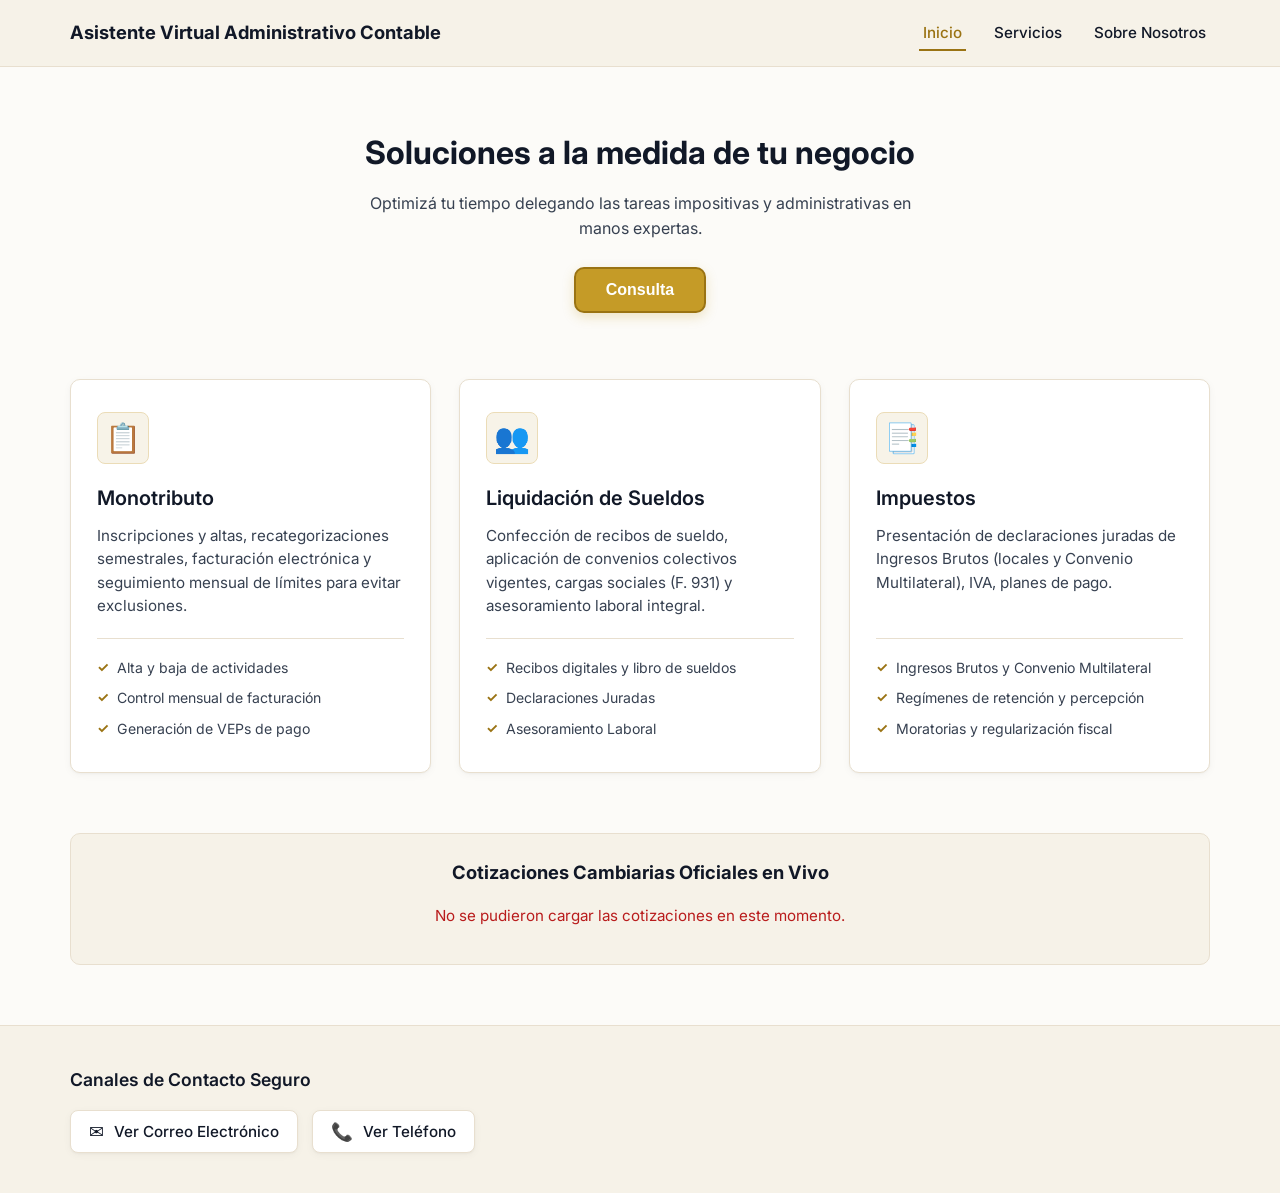
<file: index.html>
<!doctype html>
<html lang="es">
  <head>
    <meta charset="UTF-8" />
    <meta name="viewport" content="width=device-width, initial-scale=1.0" />
    <title>Asistente Virtual Administrativo Contable</title>
    <link rel="preconnect" href="https://fonts.googleapis.com" />
    <link rel="preconnect" href="https://fonts.gstatic.com" crossorigin />
    <link
      href="https://fonts.googleapis.com/css2?family=Inter:wght@400;500;600;700&display=swap"
      rel="stylesheet"
    />
    <link rel="stylesheet" href="styles.css" />
  </head>
  <body>
    <!-- HEADER -->
    <header class="navbar">
      <div class="contenedor navbar-contenedor">
        <h1 class="logo">Asistente Virtual Administrativo Contable</h1>
        <nav class="nav-links" aria-label="Navegación principal">
          <ul class="nav-list">
            <li><a href="index.html" class="nav-enlace activa">Inicio</a></li>
            <li><a href="#servicios" class="nav-enlace">Servicios</a></li>
            <li><a href="nosotros.html" class="nav-enlace">Sobre Nosotros</a></li>
          </ul>
        </nav>
      </div>
    </header>

    <!-- MAIN -->
    <main class="main-contenido">
      <div class="contenedor" id="inicio">
        <section id="servicios" class="seccion-servicios">
          <div class="seccion-encabezado">
            <h2 class="seccion-titulo">Soluciones a la medida de tu negocio</h2>
            <p class="seccion-descripcion">
              Optimizá tu tiempo delegando las tareas impositivas y
              administrativas en manos expertas.
            </p>
          </div>

          <!-- BOTÓN PRINCIPAL -->
          <div class="zona-toggle-form">
            <button
              type="button"
              class="btn-principal"
              id="btn-toggle-formulario"
              aria-expanded="false"
              aria-controls="formulario-contacto"
            >
              Consulta
            </button>
          </div>

          <!-- CONTENEDOR DESPLEGABLE -->
          <div class="desplegable-wrapper" id="desplegable-wrapper">
            <form id="formulario-contacto" class="formulario-contacto" novalidate>
              <div class="form-header">
                <h3>Envianos tu mensaje</h3>
              </div>

              <!-- Mensaje de estado dinámico -->
              <div
                id="mensaje-estado"
                class="mensaje-estado"
                role="alert"
                aria-live="polite"
              ></div>

              <div class="campo-grupo">
                <label for="nombre">Nombre</label>
                <input
                  type="text"
                  id="nombre"
                  name="nombre"
                  placeholder="Tu nombre"
                  required
                  autocomplete="name"
                />
              </div>

              <div class="campo-grupo">
                <label for="mail">Mail</label>
                <input
                  type="email"
                  id="mail"
                  name="mail"
                  placeholder="Tu mail"
                  required
                  autocomplete="email"
                />
              </div>

              <div class="campo-grupo">
                <label for="mensaje">Mensaje</label>
                <textarea
                  id="mensaje"
                  name="mensaje"
                  rows="4"
                  placeholder="Detallanos tu consulta..."
                  required
                ></textarea>
              </div>

              <button
                type="submit"
                class="btn-principal btn-enviar"
                id="btn-enviar"
              >
                Enviar
              </button>
            </form>
          </div>

          <!-- TARJETAS (CARDS) DE SERVICIOS (Generadas por JS) -->
          <div class="grilla-servicios" id="grilla-servicios"></div>

          <!-- SECCIÓN CONSUMO DE API -->
          <div class="contenedor-api" id="contenedor-api">
            <h3 class="api-titulo">Cotizaciones Cambiarias Oficiales en Vivo</h3>
            <div id="api-estado" class="api-estado">Cargando cotizaciones...</div>
            <div id="grilla-cotizaciones" class="grilla-cotizaciones"></div>
          </div>
        </section>
      </div>
    </main>

    <!-- FOOTER CON BOTONES DE SEGURIDAD -->
    <footer class="footer">
      <div class="contenedor">
        <div class="footer-contacto">
          <h4 class="contacto-titulo">Canales de Contacto Seguro</h4>
          <div class="botones-contacto-seguro">
            <button
              type="button"
              class="btn-contacto-seguro"
              id="btn-revelar-mail"
              aria-label="Mostrar correo electrónico"
            >
              <span class="contacto-icono">✉️</span>
              <span id="texto-mail">Ver Correo Electrónico</span>
            </button>

            <button
              type="button"
              class="btn-contacto-seguro"
              id="btn-revelar-tel"
              aria-label="Mostrar número de teléfono"
            >
              <span class="contacto-icono">📞</span>
              <span id="texto-tel">Ver Teléfono</span>
            </button>
          </div>
        </div>
      </div>
    </footer>

    <script src="app.js"></script>
  </body>
</html>
</file>
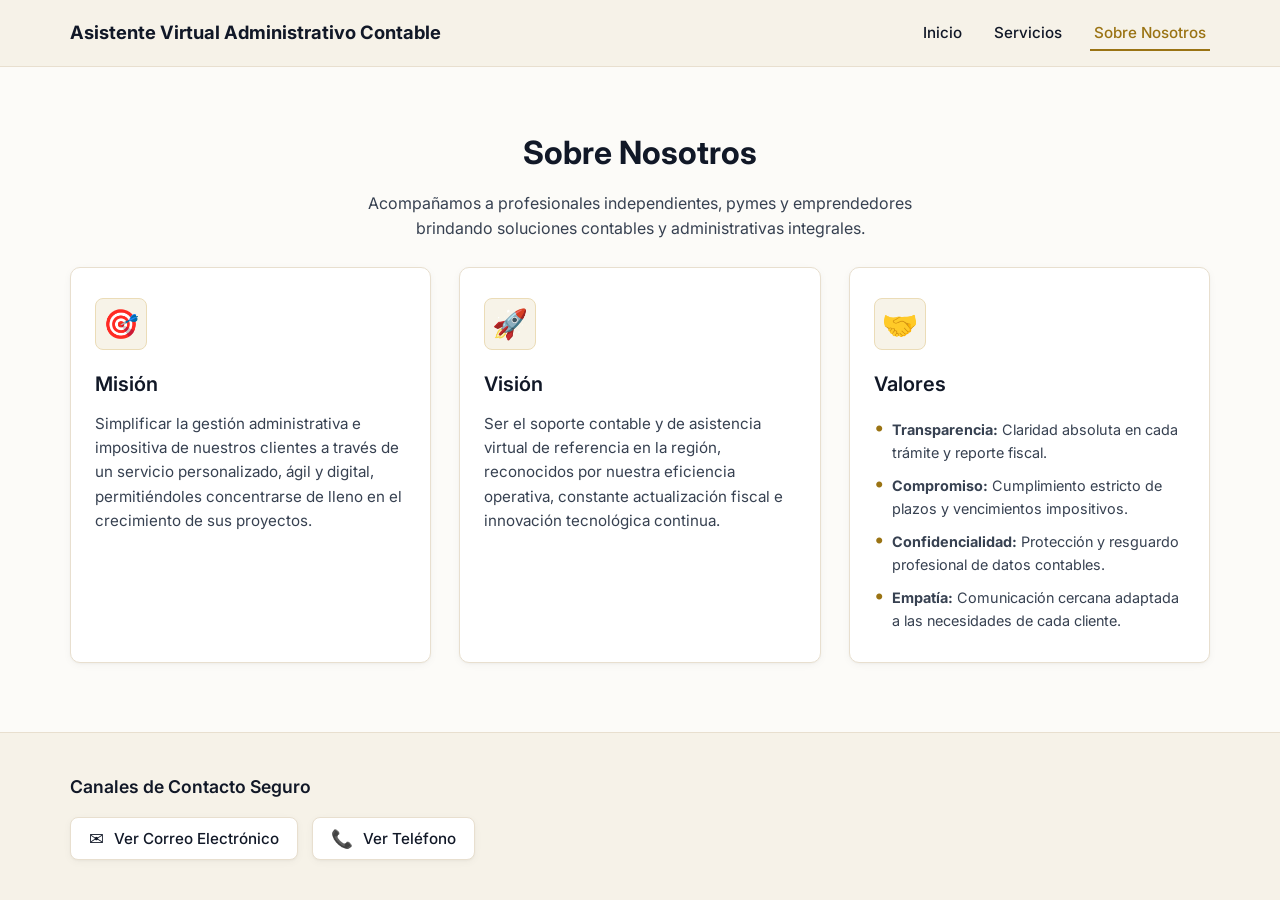
<file: nosotros.html>
<!doctype html>
<html lang="es">
  <head>
    <meta charset="UTF-8" />
    <meta name="viewport" content="width=device-width, initial-scale=1.0" />
    <title>Sobre Nosotros - Asistente Virtual Administrativo Contable</title>
    <link rel="preconnect" href="https://fonts.googleapis.com" />
    <link rel="preconnect" href="https://fonts.gstatic.com" crossorigin />
    <link
      href="https://fonts.googleapis.com/css2?family=Inter:wght@400;500;600;700&display=swap"
      rel="stylesheet"
    />
    <link rel="stylesheet" href="styles.css" />
  </head>
  <body>
    <!-- HEADER -->
    <header class="navbar">
      <div class="contenedor navbar-contenedor">
        <h1 class="logo">Asistente Virtual Administrativo Contable</h1>
        <nav class="nav-links" aria-label="Navegación principal">
          <ul class="nav-list">
            <li><a href="index.html" class="nav-enlace">Inicio</a></li>
            <li><a href="index.html#servicios" class="nav-enlace">Servicios</a></li>
            <li><a href="nosotros.html" class="nav-enlace activa">Sobre Nosotros</a></li>
          </ul>
        </nav>
      </div>
    </header>

    <!-- MAIN -->
    <main class="main-contenido">
      <div class="contenedor">
        <section class="seccion-servicios">
          <div class="seccion-encabezado">
            <h2 class="seccion-titulo">Sobre Nosotros</h2>
            <p class="seccion-descripcion">
              Acompañamos a profesionales independientes, pymes y emprendedores brindando soluciones contables y administrativas integrales.
            </p>
          </div>

          <div class="grilla-nosotros">
            <!-- Misión -->
            <article class="card-nosotros">
              <div class="card-icono">🎯</div>
              <h3>Misión</h3>
              <p>
                Simplificar la gestión administrativa e impositiva de nuestros clientes a través de un servicio personalizado, ágil y digital, permitiéndoles concentrarse de lleno en el crecimiento de sus proyectos.
              </p>
            </article>

            <!-- Visión -->
            <article class="card-nosotros">
              <div class="card-icono">🚀</div>
              <h3>Visión</h3>
              <p>
                Ser el soporte contable y de asistencia virtual de referencia en la región, reconocidos por nuestra eficiencia operativa, constante actualización fiscal e innovación tecnológica continua.
              </p>
            </article>

            <!-- Valores -->
            <article class="card-nosotros">
              <div class="card-icono">🤝</div>
              <h3>Valores</h3>
              <ul class="lista-valores">
                <li><strong>Transparencia:</strong> Claridad absoluta en cada trámite y reporte fiscal.</li>
                <li><strong>Compromiso:</strong> Cumplimiento estricto de plazos y vencimientos impositivos.</li>
                <li><strong>Confidencialidad:</strong> Protección y resguardo profesional de datos contables.</li>
                <li><strong>Empatía:</strong> Comunicación cercana adaptada a las necesidades de cada cliente.</li>
              </ul>
            </article>
          </div>
        </section>
      </div>
    </main>

    <!-- FOOTER CON BOTONES DE SEGURIDAD -->
    <footer class="footer">
      <div class="contenedor">
        <div class="footer-contacto">
          <h4 class="contacto-titulo">Canales de Contacto Seguro</h4>
          <div class="botones-contacto-seguro">
            <button
              type="button"
              class="btn-contacto-seguro"
              id="btn-revelar-mail"
              aria-label="Mostrar correo electrónico"
            >
              <span class="contacto-icono">✉️</span>
              <span id="texto-mail">Ver Correo Electrónico</span>
            </button>

            <button
              type="button"
              class="btn-contacto-seguro"
              id="btn-revelar-tel"
              aria-label="Mostrar número de teléfono"
            >
              <span class="contacto-icono">📞</span>
              <span id="texto-tel">Ver Teléfono</span>
            </button>
          </div>
        </div>
      </div>
    </footer>

    <!-- Se incluye app.js para activar los botones de seguridad del footer -->
    <script src="app.js"></script>
  </body>
</html>
</file>
<file: styles.css>
:root {
  --color-primario: #c59b27;
  --color-primario-oscuro: #9a7313;
  --color-secundario: #b88d1d;

  /* Fondos claros */
  --color-fondo: #fcfbf8;
  --color-superficie: #ffffff;
  --color-superficie-alt: #f6f2e8;

  /* Textos */
  --color-texto-principal: #111827;
  --color-texto-secundario: #374151;
  --color-texto-atenuado: #4b5563;

  /* Estructura y sombras */
  --color-borde: #e8dfcf;
  --color-borde-hover: #c59b27;
  --sombra-suave: 0 2px 8px rgba(35, 25, 5, 0.04), 0 1px 2px rgba(0, 0, 0, 0.03);
  --sombra-hover: 0 12px 24px -6px rgba(45, 33, 10, 0.1);
  --radio-borde: 10px;
  --transicion: all 0.25s ease-in-out;

  /* Estados de validación */
  --color-exito: #15803d;
  --color-exito-fondo: #f0fdf4;
  --color-error: #b91c1c;
  --color-error-fondo: #fef2f2;
}

*,
*::before,
*::after {
  box-sizing: border-box;
  margin: 0;
  padding: 0;
}

html {
  scroll-behavior: smooth;
}

body {
  font-family: 'Inter', system-ui, -apple-system, sans-serif;
  background-color: var(--color-fondo);
  color: var(--color-texto-principal);
  line-height: 1.6;
  min-height: 100vh;
  display: flex;
  flex-direction: column;
}

.contenedor {
  width: 90%;
  max-width: 1140px;
  margin: 0 auto;
}

/* NAVBAR */
.navbar {
  background-color: var(--color-superficie-alt);
  border-bottom: 1px solid var(--color-borde);
  width: 100%;
  position: sticky;
  top: 0;
  z-index: 100;
}

.navbar-contenedor {
  display: flex;
  align-items: center;
  justify-content: space-between;
  padding: 15px 0;
  gap: 20px;
}

.logo {
  font-size: 1.15rem;
  font-weight: 700;
  color: var(--color-texto-principal);
  text-decoration: none;
}

.nav-links {
  display: flex;
  align-items: center;
}

.nav-list {
  list-style: none;
  display: flex;
  flex-direction: row;
  align-items: center;
  gap: 24px;
}

.nav-enlace {
  text-decoration: none;
  color: var(--color-texto-principal);
  font-weight: 500;
  font-size: 0.95rem;
  padding: 6px 4px;
  position: relative;
  display: inline-block;
  white-space: nowrap;
  transition: color 0.2s ease;
}

.nav-enlace::after {
  content: "";
  position: absolute;
  left: 50%;
  bottom: 0;
  width: 0;
  height: 2px;
  background-color: var(--color-primario-oscuro);
  transition: width 0.25s ease, left 0.25s ease;
}

.nav-enlace:hover,
.nav-enlace.activa {
  color: var(--color-primario-oscuro);
}

.nav-enlace:hover::after,
.nav-enlace.activa::after {
  width: 100%;
  left: 0;
}

/* MAIN */
.main-contenido {
  flex: 1;
}

.seccion-servicios {
  padding: 60px 0;
}

.seccion-encabezado {
  text-align: center;
  margin-bottom: 25px;
}

.seccion-titulo {
  font-size: 2rem;
  font-weight: 700;
  color: var(--color-texto-principal);
  margin-bottom: 12px;
}

.seccion-descripcion {
  font-size: 1rem;
  color: var(--color-texto-secundario);
  max-width: 580px;
  margin: 0 auto;
}

/* BOTÓN PRINCIPAL */
.zona-toggle-form {
  display: flex;
  justify-content: center;
  margin-bottom: 24px;
}

.btn-principal {
  display: inline-block;
  background-color: var(--color-primario);
  color: #ffffff;
  font-weight: 600;
  font-size: 1rem;
  padding: 12px 30px;
  border-radius: var(--radio-borde);
  border: 2px solid var(--color-primario-oscuro);
  cursor: pointer;
  box-shadow: 0 4px 12px rgba(197, 155, 39, 0.25);
  transition: var(--transicion);
  text-align: center;
}

.btn-principal:hover {
  background-color: var(--color-primario-oscuro);
  border-color: #7b5907;
  transform: translateY(-2px);
  box-shadow: 0 6px 16px rgba(154, 115, 19, 0.3);
}

.btn-principal.activo {
  background-color: var(--color-superficie);
  color: var(--color-primario-oscuro);
  border: 2px solid var(--color-primario-oscuro);
}

/* CONTENEDOR DESPLEGABLE */
.desplegable-wrapper {
  display: grid;
  grid-template-rows: 0fr;
  transition: grid-template-rows 0.35s cubic-bezier(0.4, 0, 0.2, 1);
  max-width: 620px;
  margin: 0 auto 40px auto;
}

.desplegable-wrapper.abierto {
  grid-template-rows: 1fr;
}

.formulario-contacto {
  overflow: hidden;
  background-color: var(--color-superficie);
  padding: 0 30px;
  border-radius: var(--radio-borde);
  border: 1px solid transparent;
  display: flex;
  flex-direction: column;
  gap: 16px;
  opacity: 0;
  transform: translateY(-8px);
  transition: opacity 0.3s ease, transform 0.3s ease, border-color 0.3s ease, padding 0.35s ease;
}

.desplegable-wrapper.abierto .formulario-contacto {
  opacity: 1;
  padding: 30px;
  border-color: var(--color-borde);
  box-shadow: var(--sombra-hover);
  transform: translateY(0);
}

.form-header h3 {
  font-size: 1.25rem;
  color: var(--color-texto-principal);
  border-bottom: 1px solid var(--color-borde);
  padding-bottom: 8px;
}

.campo-grupo {
  display: flex;
  flex-direction: column;
  gap: 6px;
  text-align: left;
}

.campo-grupo label {
  font-size: 0.9rem;
  font-weight: 600;
  color: var(--color-texto-principal);
}

.campo-grupo input,
.campo-grupo textarea {
  font-family: inherit;
  font-size: 0.95rem;
  color: var(--color-texto-principal);
  background-color: var(--color-fondo);
  border: 1px solid var(--color-borde);
  border-radius: 6px;
  padding: 10px 14px;
  outline: none;
  transition: var(--transicion);
  width: 100%;
}

.campo-grupo input:focus,
.campo-grupo textarea:focus {
  border-color: var(--color-primario);
  background-color: var(--color-superficie);
  box-shadow: 0 0 0 3px rgba(197, 155, 39, 0.18);
}

.campo-grupo textarea {
  resize: vertical;
}

.btn-enviar {
  width: 100%;
  margin-top: 6px;
}

/* MENSAJES DE ESTADO */
.mensaje-estado {
  padding: 10px 14px;
  border-radius: 6px;
  font-size: 0.9rem;
  font-weight: 500;
  display: none;
}

.mensaje-estado.exito {
  display: block;
  background-color: var(--color-exito-fondo);
  color: var(--color-exito);
  border: 1px solid #bbf7d0;
}

.mensaje-estado.error {
  display: block;
  background-color: var(--color-error-fondo);
  color: var(--color-error);
  border: 1px solid #fecaca;
}

/* CARDS DE SERVICIOS */
.grilla-servicios {
  display: grid;
  grid-template-columns: repeat(auto-fit, minmax(280px, 1fr));
  gap: 28px;
}

.card {
  background-color: var(--color-superficie);
  border: 1px solid var(--color-borde);
  border-radius: var(--radio-borde);
  padding: 32px 26px;
  box-shadow: var(--sombra-suave);
  display: flex;
  flex-direction: column;
  transition: var(--transicion);
  position: relative;
  overflow: hidden;
}

.card::before {
  content: "";
  position: absolute;
  top: 0;
  left: 0;
  right: 0;
  height: 3px;
  background-color: transparent;
  transition: var(--transicion);
}

.card:hover {
  transform: translateY(-4px);
  box-shadow: var(--sombra-hover);
  border-color: var(--color-borde-hover);
}

.card:hover::before {
  background-color: var(--color-primario);
}

.card-icono {
  font-size: 1.8rem;
  background-color: #f7f3e8;
  color: var(--color-primario-oscuro);
  width: 52px;
  height: 52px;
  display: flex;
  align-items: center;
  justify-content: center;
  border-radius: 8px;
  margin-bottom: 18px;
  border: 1px solid #ebdcb7;
}

.card-titulo {
  font-size: 1.25rem;
  font-weight: 600;
  color: var(--color-texto-principal);
  margin-bottom: 10px;
}

.card-texto {
  font-size: 0.95rem;
  color: var(--color-texto-secundario);
  margin-bottom: 20px;
  line-height: 1.55;
}

.card-lista {
  list-style: none;
  margin-top: auto;
  padding-top: 18px;
  border-top: 1px solid var(--color-borde);
}

.card-lista li {
  font-size: 0.88rem;
  color: var(--color-texto-secundario);
  margin-bottom: 8px;
  position: relative;
  padding-left: 20px;
}

.card-lista li:last-child {
  margin-bottom: 0;
}

.card-lista li::before {
  content: "✓";
  position: absolute;
  left: 0;
  color: var(--color-primario-oscuro);
  font-weight: 700;
  font-size: 0.85rem;
}

/* CARDS DE SOBRE NOSOTROS */
.grilla-nosotros {
  display: grid;
  grid-template-columns: repeat(auto-fit, minmax(280px, 1fr));
  gap: 28px;
  margin-top: 20px;
}

.card-nosotros {
  background-color: var(--color-superficie);
  border: 1px solid var(--color-borde);
  border-radius: var(--radio-borde);
  padding: 30px 24px;
  box-shadow: var(--sombra-suave);
  display: flex;
  flex-direction: column;
  transition: var(--transicion);
}

.card-nosotros:hover {
  transform: translateY(-4px);
  box-shadow: var(--sombra-hover);
  border-color: var(--color-borde-hover);
}

.card-nosotros h3 {
  font-size: 1.25rem;
  font-weight: 600;
  color: var(--color-texto-principal);
  margin-bottom: 12px;
}

.card-nosotros p {
  font-size: 0.95rem;
  color: var(--color-texto-secundario);
  line-height: 1.6;
}

.lista-valores {
  list-style: none;
  display: flex;
  flex-direction: column;
  gap: 10px;
  margin-top: 6px;
}

.lista-valores li {
  font-size: 0.9rem;
  color: var(--color-texto-secundario);
  position: relative;
  padding-left: 18px;
}

.lista-valores li::before {
  content: "•";
  position: absolute;
  left: 0;
  color: var(--color-primario-oscuro);
  font-size: 1.2rem;
  line-height: 1;
}

/* WIDGET CONSUMO DE API */
.contenedor-api {
  margin-top: 60px;
  background-color: var(--color-superficie-alt);
  border: 1px solid var(--color-borde);
  border-radius: var(--radio-borde);
  padding: 24px;
  text-align: center;
}

.api-titulo {
  font-size: 1.15rem;
  margin-bottom: 16px;
  color: var(--color-texto-principal);
}

.api-estado {
  font-size: 0.95rem;
  color: var(--color-texto-secundario);
  margin-bottom: 12px;
}

.grilla-cotizaciones {
  display: grid;
  grid-template-columns: repeat(auto-fit, minmax(200px, 1fr));
  gap: 16px;
}

.tarjeta-moneda {
  background-color: var(--color-superficie);
  padding: 16px;
  border-radius: 8px;
  border: 1px solid var(--color-borde);
  box-shadow: var(--sombra-suave);
}

.tarjeta-moneda h4 {
  font-size: 1rem;
  color: var(--color-primario-oscuro);
  margin-bottom: 8px;
}

.tarjeta-moneda p {
  font-size: 0.95rem;
  color: var(--color-texto-secundario);
  margin-bottom: 4px;
}

/* FOOTER Y BOTONES DE SEGURIDAD */
.footer {
  background-color: var(--color-superficie-alt);
  color: var(--color-texto-principal);
  padding: 40px 0;
  border-top: 1px solid var(--color-borde);
  margin-top: auto;
}

.contacto-titulo {
  font-size: 1.1rem;
  font-weight: 600;
  color: var(--color-texto-principal);
  margin-bottom: 16px;
}

.botones-contacto-seguro {
  display: flex;
  flex-wrap: wrap;
  gap: 14px;
}

.btn-contacto-seguro {
  display: inline-flex;
  align-items: center;
  gap: 10px;
  background-color: var(--color-superficie);
  color: var(--color-texto-principal);
  font-family: inherit;
  font-size: 0.95rem;
  font-weight: 500;
  padding: 10px 18px;
  border-radius: 8px;
  border: 1px solid var(--color-borde);
  cursor: pointer;
  box-shadow: var(--sombra-suave);
  transition: var(--transicion);
}

.btn-contacto-seguro:hover {
  border-color: var(--color-primario);
  background-color: #fdfaf2;
  transform: translateY(-2px);
}

.btn-contacto-seguro.revelado {
  border-color: var(--color-primario-oscuro);
  background-color: var(--color-superficie);
  color: var(--color-primario-oscuro);
  font-weight: 600;
}

.contacto-icono {
  font-size: 1.1rem;
}

/* RESPONSIVE */
@media (max-width: 768px) {
  .navbar-contenedor {
    flex-direction: column;
    text-align: center;
    gap: 12px;
  }

  .nav-list {
    gap: 14px 18px;
    flex-wrap: wrap;
    justify-content: center;
  }

  .formulario-contacto {
    padding: 20px 16px;
  }

  .botones-contacto-seguro {
    flex-direction: column;
  }

  .btn-contacto-seguro {
    width: 100%;
    justify-content: center;
  }
}
</file>
